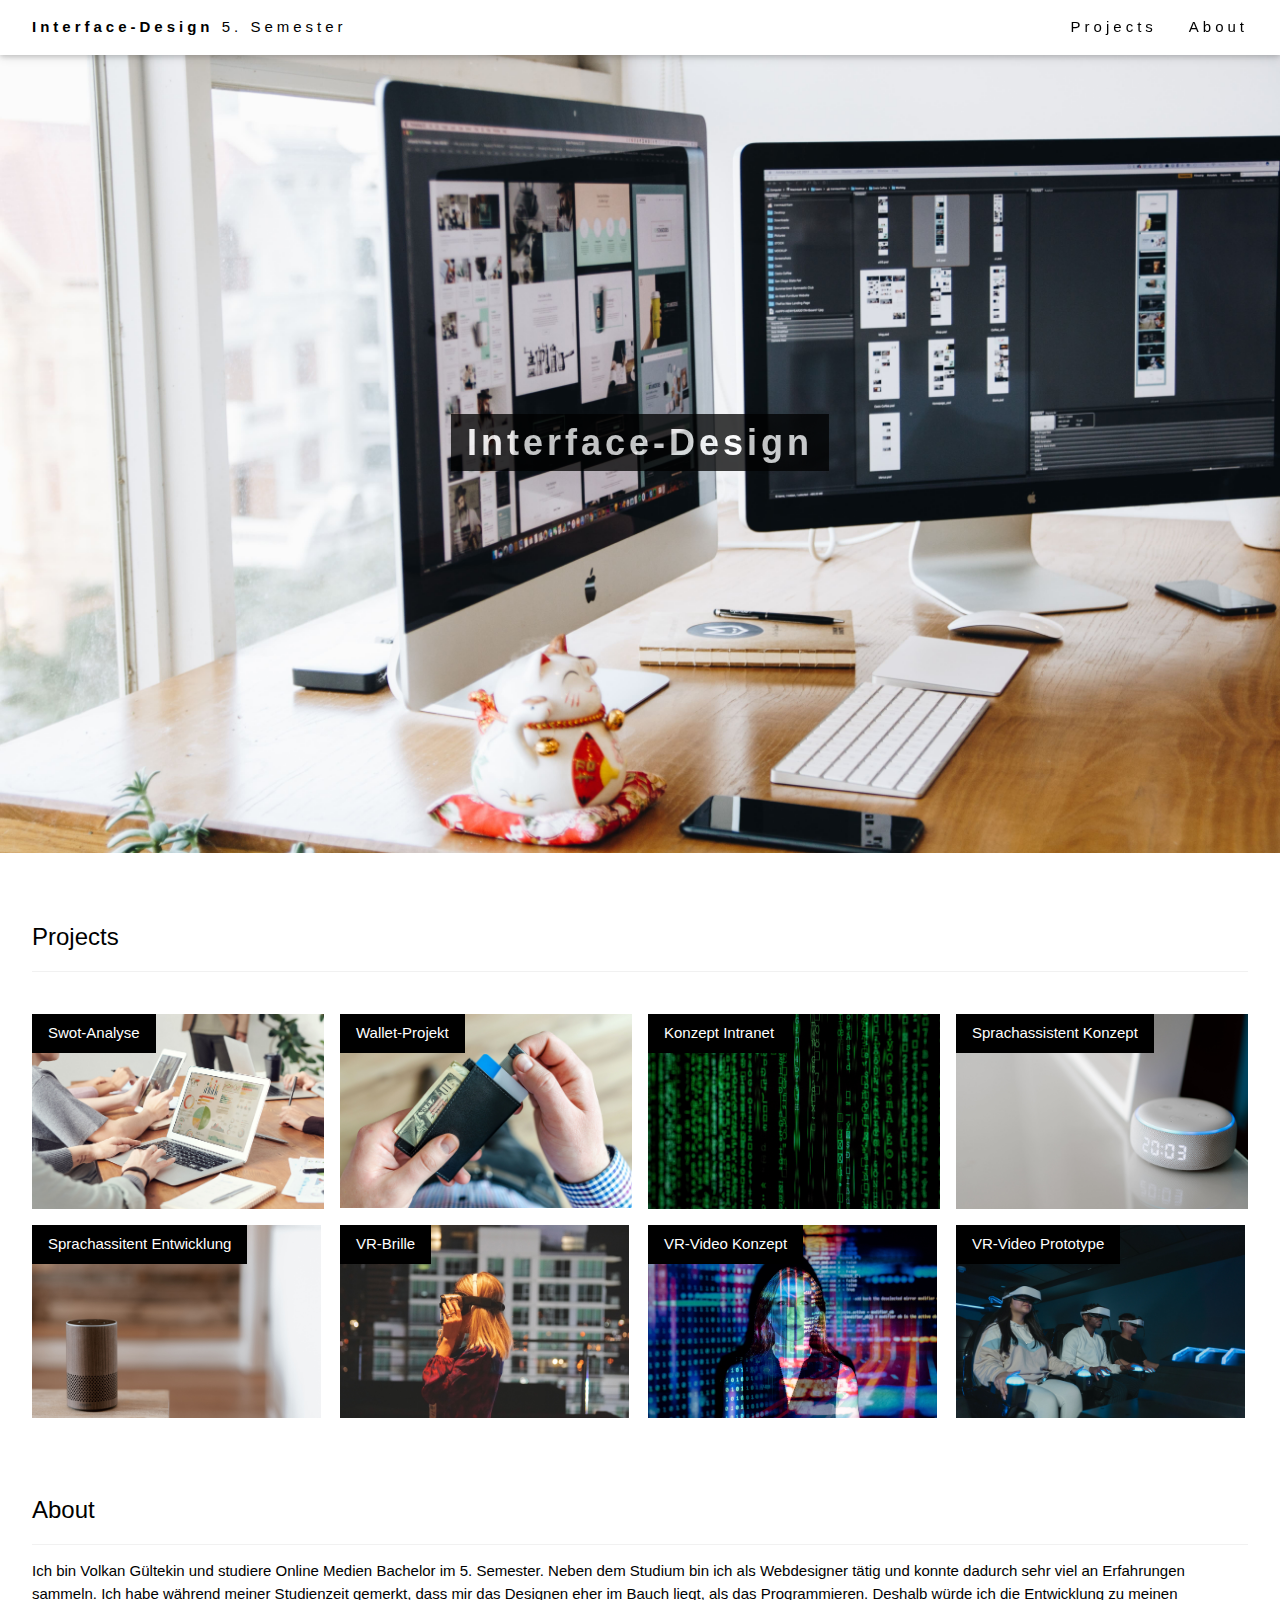
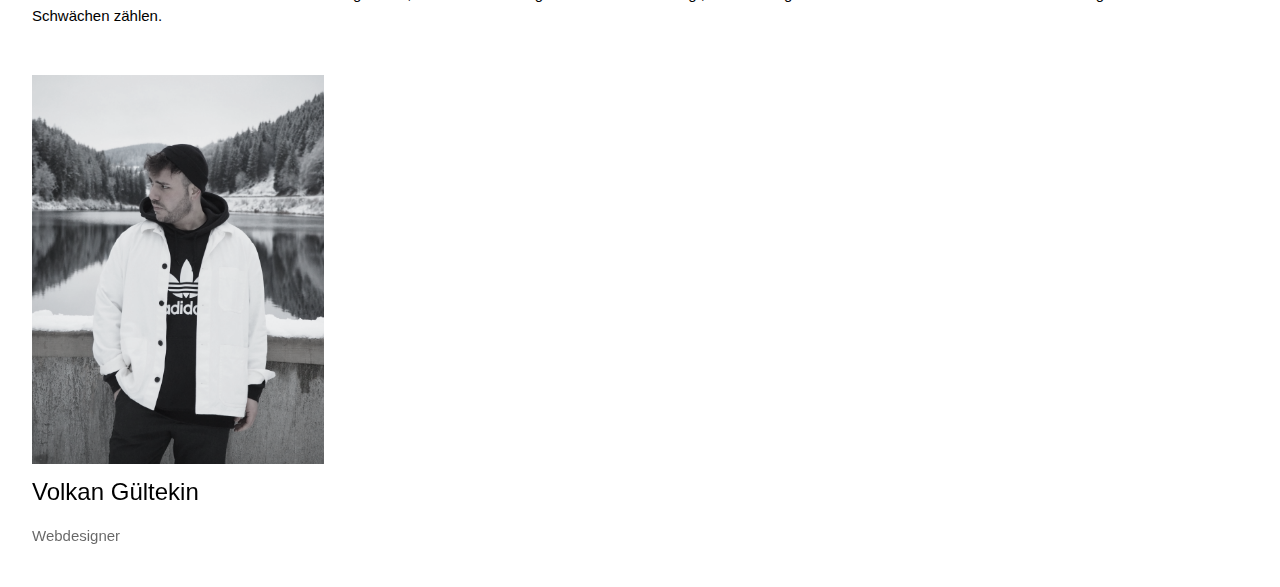
<file: index.html>
<!DOCTYPE html>
<html>
<title>W3.CSS Template</title>
<meta charset="UTF-8">
<meta name="viewport" content="width=device-width, initial-scale=1">
<link rel="stylesheet" href="https://www.w3schools.com/w3css/4/w3.css">
<body>

<!-- Navbar (sit on top) -->
<div class="w3-top">
  <div class="w3-bar w3-white w3-wide w3-padding w3-card">
    <a href="#home" class="w3-bar-item w3-button"><b>Interface-Design</b> 5. Semester</a>
    <!-- Float links to the right. Hide them on small screens -->
    <div class="w3-right w3-hide-small">
      <a href="#projects" class="w3-bar-item w3-button">Projects</a>
      <a href="#about" class="w3-bar-item w3-button">About</a>
    </div>
  </div>
</div>

<!-- Header -->
<header class="w3-display-container w3-content w3-wide" style="max-width:1500px;" id="home">
  <img class="w3-image" src="./media/header.jpg" alt="Architecture" width="1500" height="800">
  <div class="w3-display-middle w3-margin-top w3-center">
    <h1 class="w3-xxlarge w3-text-white"><span class="w3-padding w3-black w3-opacity-min"><b>Interface-Design</b></h1></span>
  </div>
</header>
<!-- Page content -->
<div class="w3-content w3-padding" style="max-width:1564px">

  <!-- Project Section -->
  <div class="w3-container w3-padding-32" id="projects">
    <h3 class="w3-border-bottom w3-border-light-grey w3-padding-16">Projects</h3>
  </div>

  <div class="w3-row-padding">
    <div class="w3-col l3 m6 w3-margin-bottom">
        <div class="w3-display-container"> 
            <a href="https://xd.adobe.com/view/614feed2-5b6f-424b-9f63-3bcf6bbdc6ca-341c/">
        <div class="w3-display-topleft w3-black w3-padding">Swot-Analyse</div>
        <img src="./media/swot.jpg" alt="House" style="width:100%" > 
                </a>
      </div>
    </div>
    <div class="w3-col l3 m6 w3-margin-bottom">
      <div class="w3-display-container"> <a href="https://xd.adobe.com/view/29affed9-2dab-4f48-aae5-cfdfedf05695-7cfc/">
        <div class="w3-display-topleft w3-black w3-padding">Wallet-Projekt</div>
        <img src="./media/wallet.jpg" alt="House" style="width:100%">
          </a>
      </div>
    </div>
    <div class="w3-col l3 m6 w3-margin-bottom">
      <div class="w3-display-container"> <a href="https://xd.adobe.com/view/2eabab24-8736-44cf-a009-1f0754008082-7bf8/">
        <div class="w3-display-topleft w3-black w3-padding">Konzept Intranet</div>
        <img src="media/intranet.jpg" alt="House" style="width:100%">
          </a>
      </div>
    </div>
    <div class="w3-col l3 m6 w3-margin-bottom">
      <div class="w3-display-container"> <a href="https://github.com/volkangueltekin/IFD---WiSe-20-21/blob/main/Aufgabe%204/aufgabe4.pdf">
        <div class="w3-display-topleft w3-black w3-padding">Sprachassistent Konzept</div>
        <img src="media/spirit.jpg" alt="House" style="width:100%">
          </a>
      </div>
    </div>
  </div>

  <div class="w3-row-padding">
    <div class="w3-col l3 m6 w3-margin-bottom">
      <div class="w3-display-container"> <a href="https://webuser.hs-furtwangen.de/~guelteki/interface-design/playground-artyom.html">
        <div class="w3-display-topleft w3-black w3-padding">Sprachassitent Entwicklung</div>
        <img src="media/sprachassitent.jpg" alt="House" style="width:99%">
          </a>
      </div>
    </div>
    <div class="w3-col l3 m6 w3-margin-bottom">
      <div class="w3-display-container"> <a href="https://xd.adobe.com/view/c3f7d3a1-8233-4388-84fb-066ce60c27fa-96a4/">
        <div class="w3-display-topleft w3-black w3-padding">VR-Brille</div>
        <img src="media/vr.jpg" alt="House" style="width:99%">
          </a>
      </div>
    </div>
    <div class="w3-col l3 m6 w3-margin-bottom">
      <div class="w3-display-container"> <a href="https://volkangueltekin.github.io/IFD---WiSe-20-21/aufgabe7/Interface-Prototype.m4v">
        <div class="w3-display-topleft w3-black w3-padding">VR-Video Konzept</div>
        <img src="media/vr-konzept.jpg" alt="House" style="width:99%">
          </a>
      </div>
    </div>
    <div class="w3-col l3 m6 w3-margin-bottom">
      <div class="w3-display-container"> <a href="https://app.draftxr.com/vr/t44jPe">
        <div class="w3-display-topleft w3-black w3-padding">VR-Video Prototype</div>
        <img src="media/vr-entwicklung.jpg" alt="House" style="width:99%">
          </a>
      </div>
    </div>
  </div>

  <!-- About Section -->
  <div class="w3-container w3-padding-32" id="about">
    <h3 class="w3-border-bottom w3-border-light-grey w3-padding-16">About</h3>
    <p>Ich bin Volkan Gültekin und studiere Online Medien Bachelor im 5. Semester. Neben dem Studium bin ich als Webdesigner tätig und konnte dadurch sehr viel an Erfahrungen sammeln. Ich habe während meiner Studienzeit gemerkt, dass mir das Designen eher im Bauch liegt, als das Programmieren. Deshalb würde ich die Entwicklung zu meinen Schwächen zählen. 
    </p>
  </div>

  <div class="w3-row-padding w3-grayscale">
    <div class="w3-col l3 m6 w3-margin-bottom">
      <img src="./media/me.jpg" alt="John" style="width:100%">
      <h3>Volkan Gültekin</h3>
      <p class="w3-opacity">Webdesigner</p>
    </div>

  </div>


</body>
</file>
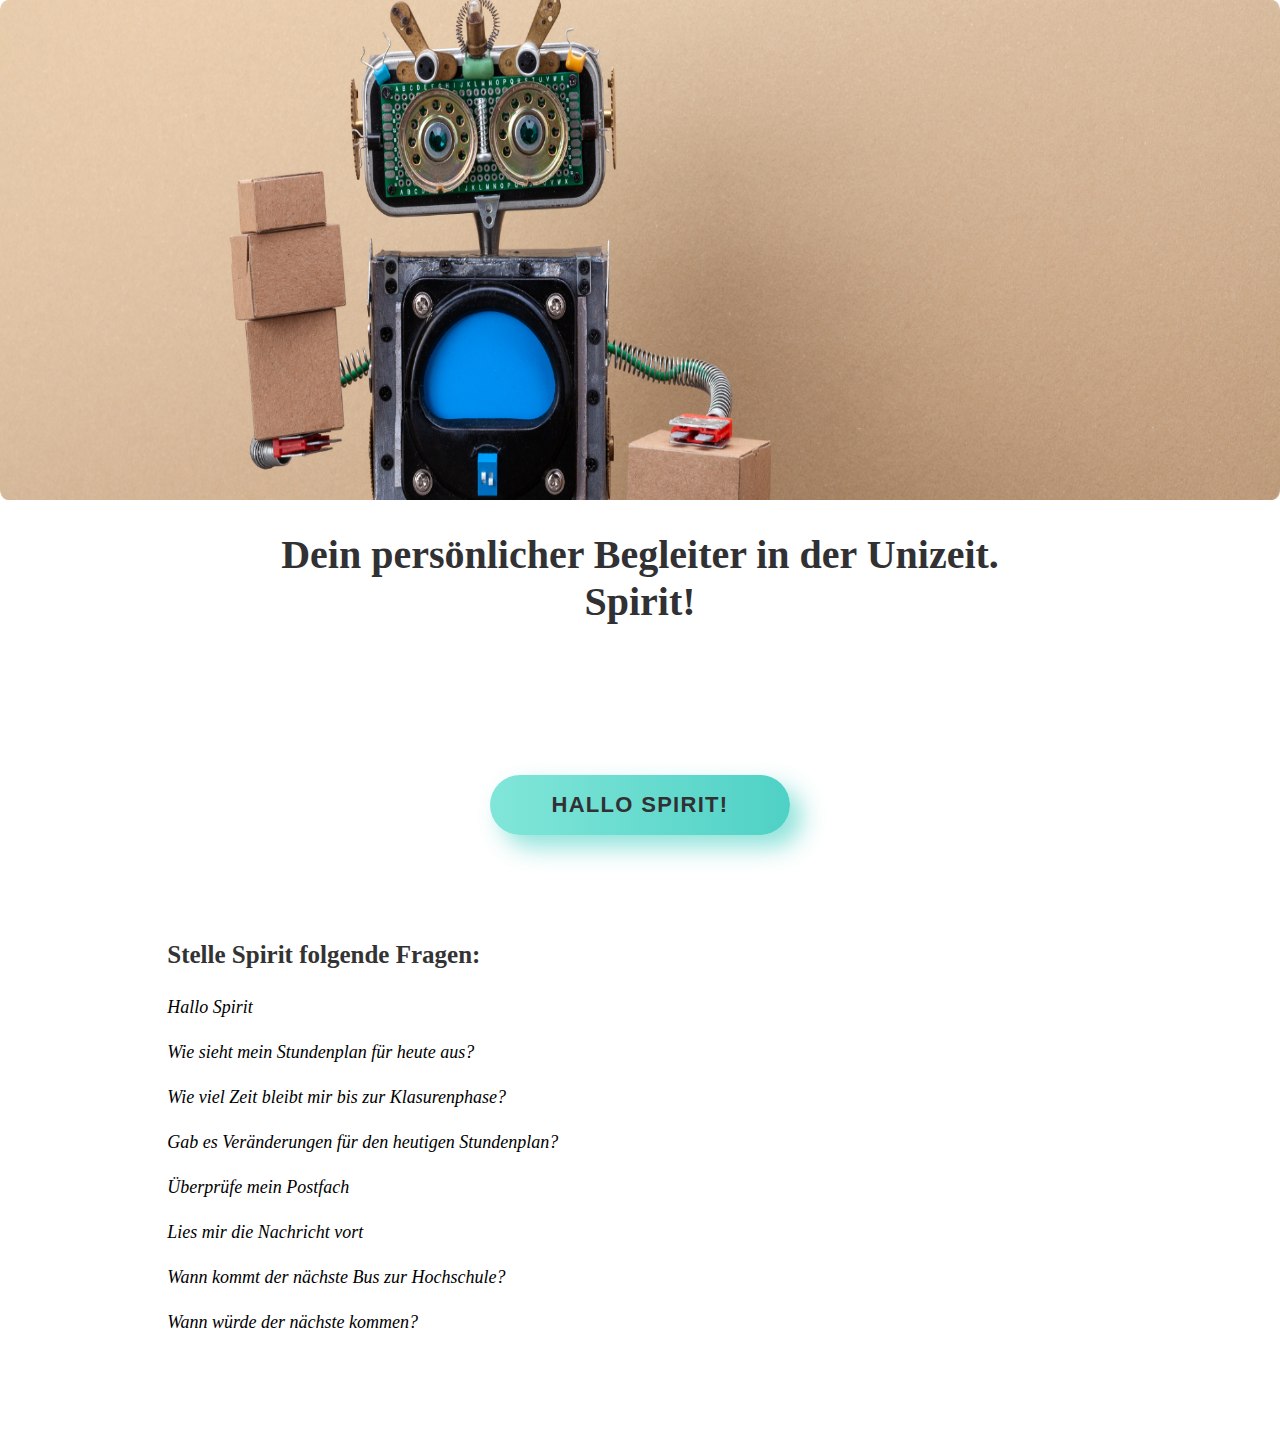
<file: Aufgabe 5/index/playground-artyom.html>
<!DOCTYPE html>
<html lang="en">
<head>
    <meta charset="UTF-8">
    <meta name="viewport" content="width=device-width, initial-scale=1.0">
    <link rel="stylesheet" href="playground-artyom.css">
    <meta http-equiv="X-UA-Compatible" content="ie=edge">
    <title>Playgroud Artyom - Aufgabe 6 IFD</title>
    <script src="artyom.window.min.js"></script>
    <script src="playgroud-artyom-script.js"></script>
</head>
<body>
    <div class="header">
        <img src="./media/roboter.png" >
    </div>
<div class="content">
    <h1>Dein persönlicher Begleiter in der Unizeit.<br>Spirit!</h1>
    <div class="btn--area">
  <button class="btn">Hallo Spirit!</button>
</div>
    <div class="faq">
     <div class="questions">
    <h2>Stelle Spirit folgende Fragen:</h2>
            <p>Hallo Spirit</p>
         <p>Wie sieht mein Stundenplan für heute aus?</p>
         <p>Wie viel Zeit bleibt mir bis zur Klasurenphase?</p>
         <p>Gab es Veränderungen für den heutigen Stundenplan?</p>
         <p>Überprüfe mein Postfach</p>
         <p>Lies mir die Nachricht vort</p>
         <p>Wann kommt der nächste Bus zur Hochschule?</p>
         <p>Wann würde der nächste kommen?</p>
    </div>
    <div class="content--ausgabe">
   <h2 id="ausgabe--artyom"></h2>
</div> 
        </div>
   
    </div>
</body>
</html>
</file>
<file: Aufgabe 5/index/playground-artyom.css>
body, html {
    font-family: nunito;
    margin: 0;
    padding: 0;
}

h1{  
    color: #313133;
    font-size: 40px;
    font-style: bold;
    text-align: center;
    margin-bottom: 150px;
   
}

h2 {
        color: #333;;
        font-weight: 700;
        font-size: 25px;

    
    }

p{
    font-size: 18px;
    font-style: italic;
}

img{
    width: 100%;
    height: 500px;
}

.btn--area{
    display: flex;
    justify-content: center;
}

.btn {
  min-width: 300px;
  min-height: 60px;
  font-family: 'Nunito', sans-serif;
  font-size: 22px;
  text-transform: uppercase;
  letter-spacing: 1.3px;
  font-weight: 700;
  color: #313133;
  background: #4FD1C5;
background: linear-gradient(90deg, rgba(129,230,217,1) 0%, rgba(79,209,197,1) 100%);
  border: none;
  border-radius: 1000px;
  box-shadow: 12px 12px 24px rgba(79,209,197,.64);
  transition: all 0.3s ease-in-out 0s;
  cursor: pointer;
  outline: none;
  position: relative;
  padding: 10px;
  }

button::before {
content: '';
  border-radius: 1000px;
  min-width: calc(300px + 12px);
  min-height: calc(60px + 12px);
  border: 6px solid #00FFCB;
  box-shadow: 0 0 60px rgba(0,255,203,.64);
  position: absolute;
  top: 50%;
  left: 50%;
  transform: translate(-50%, -50%);
  opacity: 0;
  transition: all .3s ease-in-out 0s;
}

.btn:hover, .btn:focus {
  color: #313133;
  transform: translateY(-6px);
}

button:hover::before, button:focus::before {
  opacity: 1;
}

button::after {
  content: '';
  width: 30px; height: 30px;
  border-radius: 100%;
  border: 6px solid #00FFCB;
  position: absolute;
  z-index: -1;
  top: 50%;
  left: 50%;
  transform: translate(-50%, -50%);
  animation: ring 1.5s infinite;
}

button:hover::after, button:focus::after {
  animation: none;
  display: none;
}

@keyframes ring {
  0% {
    width: 30px;
    height: 30px;
    opacity: 1;
  }
  100% {
    width: 300px;
    height: 300px;
    opacity: 0;
  }
}

.content--ausgabe{
    
    width: 500px;
    height: auto;
}

.artyom--ausgabe {
    font-size: 25px;
    color: #707070;

}

.faq{
    
    display: flex;
    justify-content: space-around;
    line-height: 1.5;
    padding: 80px 140px 80px 140px;
}
</file>
